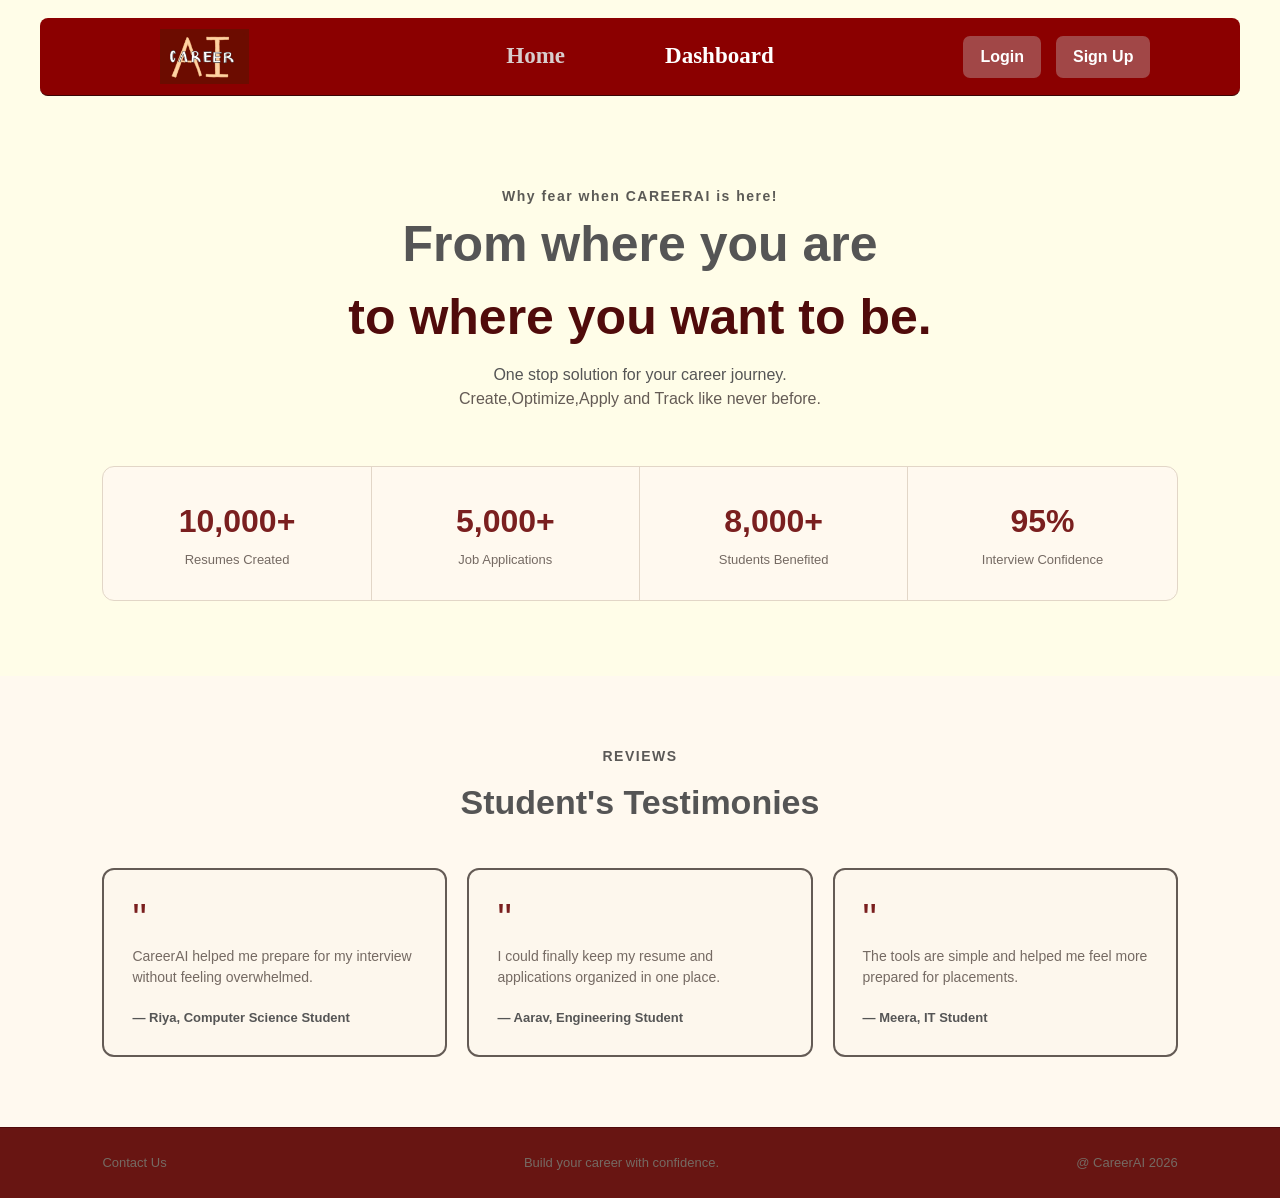
<file: index.html>
<!DOCTYPE html>
<html lang="en">

<head>
<meta charset="UTF-8">
<meta name="viewport" content="width=device-width, initial-scale=1.0">
<title>CareerAI - Home</title>
<link rel="stylesheet" href="style.css">
</head>

<body>

<nav class="navbar">
<div class="logo">
    <a href="index.html">
        <img src="logoo.png" alt="CareerAI Logo" class="logo-image">
    </a>
</div>
<div class="nav-links">
<a href="index.html" class="active">Home</a>
<a href="dashboard.html">Dashboard</a>
</div>

<div class="nav-buttons">
<a href="login.html" class="login-btn">Login</a>
<a href="signup.html" class="signup-btn">Sign Up</a>
</div>
</nav>

<main>
<section class="home-intro">
<p class="small-heading">Why fear when CAREERAI is here!</p>
<h1>From where you are</h1><div class="hero1"><h1>to where you want to be.</h1></div>
<p>One stop solution for your career journey.</p>
<p>Create,Optimize,Apply and Track like never before.</p>
</section>

<section class="stats-section">
<div class="stat">
<h2>10,000+</h2>
<p>Resumes Created</p>
</div>

<div class="stat">
<h2>5,000+</h2>
<p>Job Applications</p>
</div>

<div class="stat">
<h2>8,000+</h2>
<p>Students Benefited</p>
</div>

<div class="stat">
<h2>95%</h2>
<p>Interview Confidence</p>
</div>
</section>

<section class="reviews-section">
<div class="section-heading centered">
<p class="small-heading">REVIEWS</p>
<h2>Student's Testimonies</h2>
</div>

<div class="review-grid">
<div class="review-card">
<p class="quote">"</p>
<p>CareerAI helped me prepare for my interview without feeling overwhelmed.</p>
<h4>— Riya, Computer Science Student</h4>
</div>

<div class="review-card">
<p class="quote">"</p>
<p>I could finally keep my resume and applications organized in one place.</p>
<h4>— Aarav, Engineering Student</h4>
</div>

<div class="review-card">
<p class="quote">"</p>
<p>The tools are simple and helped me feel more prepared for placements.</p>
<h4>— Meera, IT Student</h4>
</div>
</div>

</section>
</main>
<footer>
<p>Contact Us</p>
<p>Build your career with confidence.</p>
<p>@ CareerAI 2026</p>
</footer>
</body>
</html>
</file>
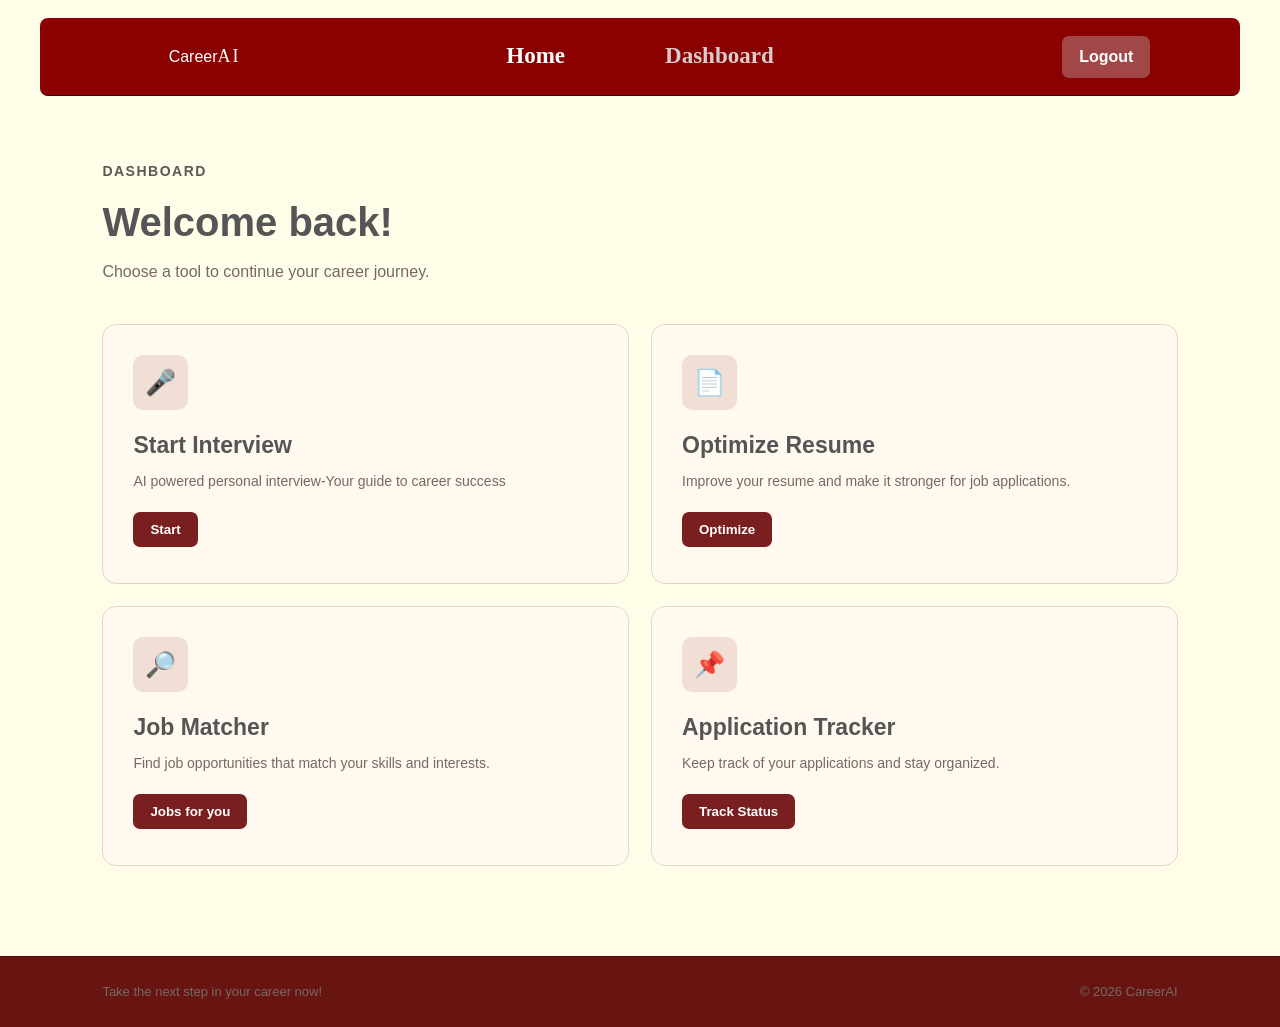
<file: dashboard.html>
<!DOCTYPE html>
<html lang="en">

<head>
<meta charset="UTF-8">
<meta name="viewport" content="width=device-width, initial-scale=1.0">
<title>CareerAI - Dashboard</title>
<link rel="stylesheet" href="style.css">
</head>

<body class="dashboard-body">
<nav class="navbar">
<a href="index.html" class="logo">Career<span>AI</span></a>
<div class="nav-links">
<a href="index.html">Home</a>
<a href="dashboard.html" class="active">Dashboard</a>
</div>

<div class="nav-buttons">
<a href="login.html" class="login-btn">Logout</a>
</div>
</nav>

<main class="dashboard">
<div class="dashboard-heading">
<p class="small-heading">DASHBOARD</p>
<h1>Welcome back!</h1>
<p>Choose a tool to continue your career journey.</p>
</div>

<div class="dashboard-grid">
<div class="dashboard-card">
<div class="dashboard-icon">🎤</div>
<h2>Start Interview</h2>
<p>AI powered personal interview-Your guide to career success</p>
<a href="interview.html">
<button class="card-button">Start</button>
</a>
</div>

<div class="dashboard-card">
<div class="dashboard-icon">📄</div>
<h2>Optimize Resume</h2>
<p>Improve your resume and make it stronger for job applications.</p>
<a href="resume.html">
<button class="card-button">Optimize</button>
</a>
</div>

<div class="dashboard-card">
<div class="dashboard-icon">🔎</div>
<h2>Job Matcher</h2>
<p>Find job opportunities that match your skills and interests.</p>
<a href="jobs.html">
<button class="card-button">Jobs for you</button>
</a>
</div>

<div class="dashboard-card">
<div class="dashboard-icon">📌</div>
<h2>Application Tracker</h2>
<p>Keep track of your applications and stay organized.</p>
<a href="tracker.html">
<button class="card-button">Track Status</button>
</a>
</div>

</main>
<footer>
<p>Take the next step in your career now!</p>
<p>© 2026 CareerAI</p>
</footer>
</body>
</html>
</file>
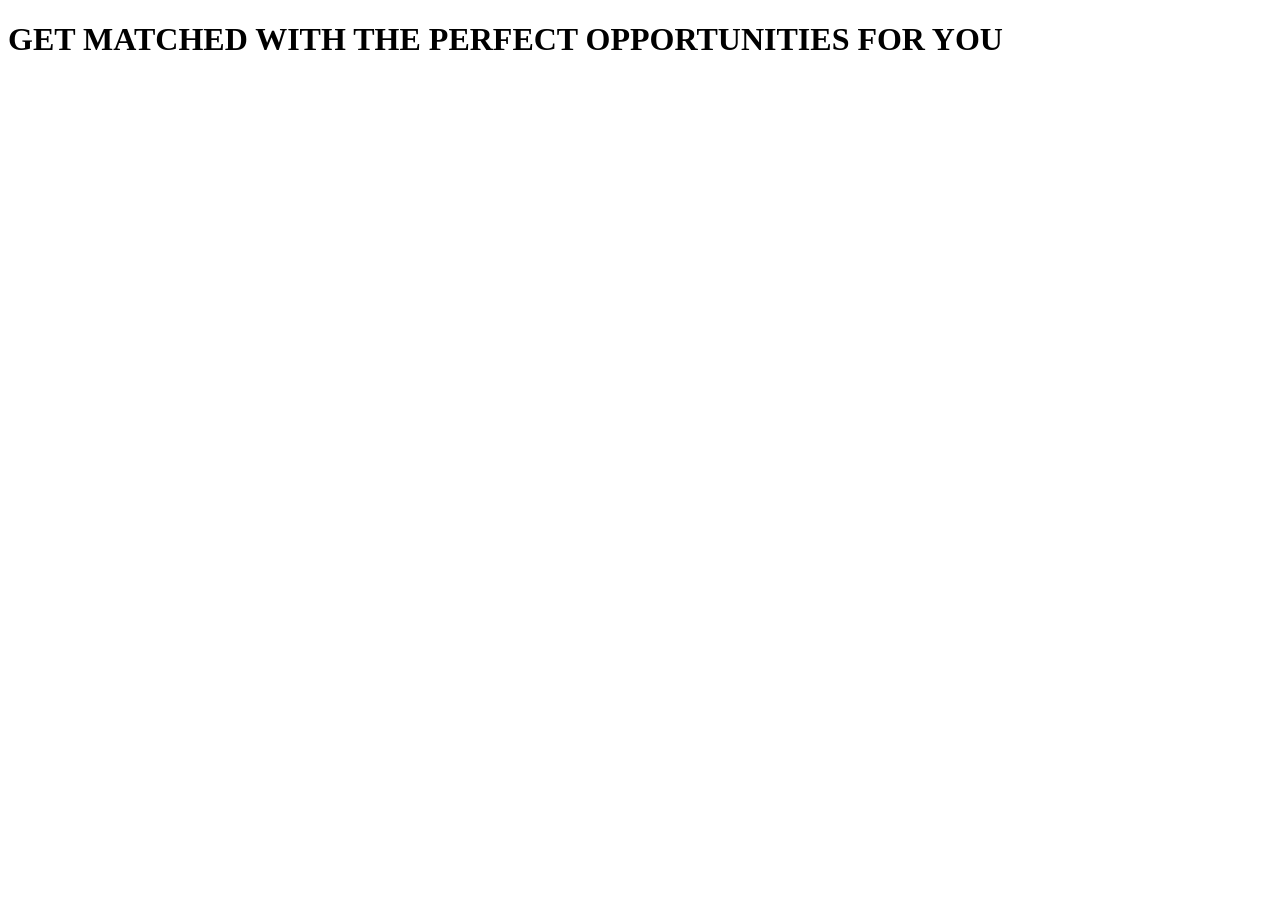
<file: jobs.html>
<!DOCTYPE html>
<html lang="en">
<head>
    <meta charset="UTF-8">
    <title>Job Matcher- CareerAI</title>
</head>
<body>
    <h1>GET MATCHED WITH THE PERFECT OPPORTUNITIES FOR YOU</h1>
</body>
</html>
</file>
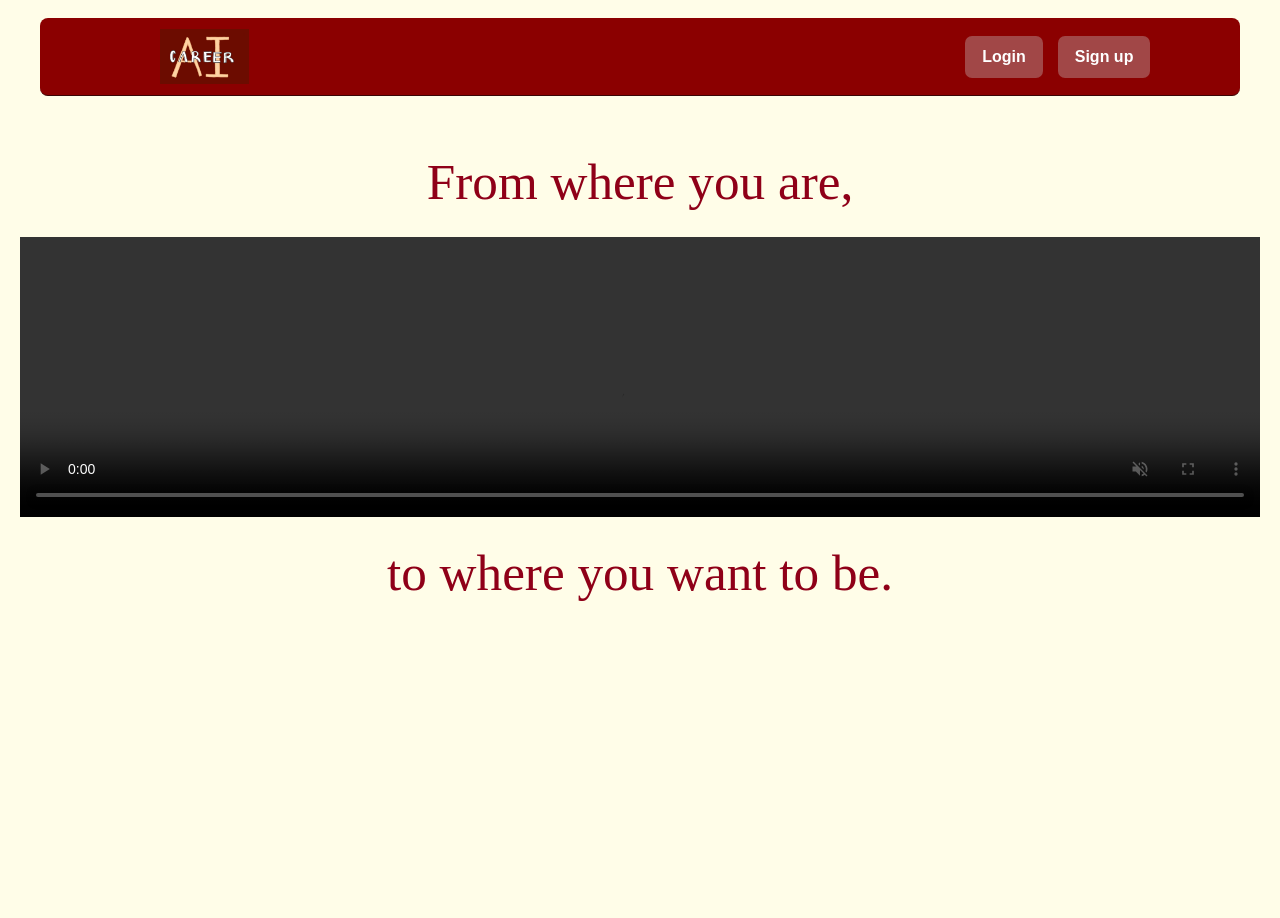
<file: landing.html>
<!DOCTYPE html>
<html lang="en">
<head>
    <meta charset="UTF-8">
    <meta name="viewport" content="width=device-width, initial-scale=1.0">

    <title>CareerAI</title>

    <link rel="stylesheet" href="style.css">
</head>
<body>

    <!-- HEADER -->
    <header class="navbar">

    <a href="index.html" class="logo">
        <img
            src="logoo.png"
            alt="CareerAI Logo"
            class="logo-image"
        >
    </a>

    <div class="nav-buttons">
        <a href="login.html" class="login-btn">Login</a>
        <a href="signup.html" class="signup-btn">Sign up</a>
    </div>

    </header>


    <!-- LANDING PAGE -->
    <main class="hero">

        <!-- TEXT ABOVE VIDEO -->
        <h1 class="hero-text top-text">
            From where you are,
        </h1>


        <!-- VIDEO -->
        <div class="video-card">

            <video
                class="hero-video"
                autoplay
                muted
                loop
                playsinline
                controls
            >
                <source src="selection.mp4" type="video/mp4">
                Your browser does not support the video tag.
            </video>

        </div>


        <!-- TEXT BELOW VIDEO -->
        <h1 class="hero-text bottom-text">
            to where you want to be.
        </h1>

    </main>

</body>
</html>
</file>
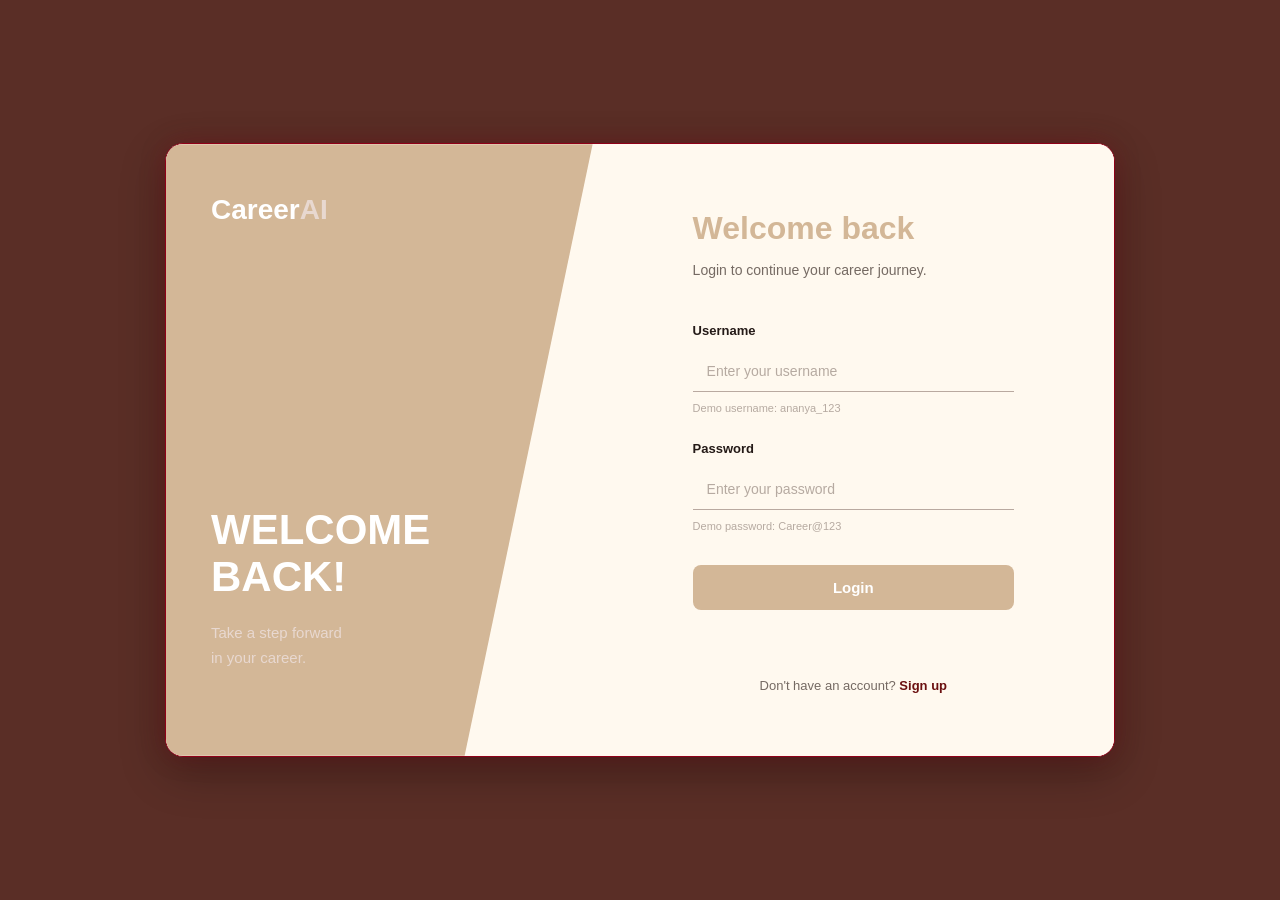
<file: login.html>
<!DOCTYPE html>
<html lang="en">
<head>
    <meta charset="UTF-8">
    <meta name="viewport" content="width=device-width, initial-scale=1.0">

    <title>CareerAI - Login</title>

    <link rel="stylesheet" href="style.css">
</head>

<body class="auth-body">

    <div class="auth-container">

        <!-- LEFT RED PANEL -->
        <div class="auth-visual">

            <a href="index.html" class="auth-logo">
                Career<span>AI</span>
            </a>

            <div class="auth-welcome">
                <h1>WELCOME<br>BACK!</h1>

                <p>
                    Take a step forward<br>
                    in your career.
                </p>
            </div>

        </div>


        <!-- RIGHT LOGIN FORM -->
        <div class="auth-form">

            <h1>Welcome back</h1>

            <p class="form-subtitle">
                Login to continue your career journey.
            </p>

            <form id="loginForm">

                <label for="loginUsername">Username</label>

                <input
                    type="text"
                    id="loginUsername"
                    placeholder="Enter your username"
                    autocomplete="username"
                >

                <p class="demo-hint">
                    Demo username: ananya_123
                </p>


                <label for="loginPassword">Password</label>

                <input
                    type="password"
                    id="loginPassword"
                    placeholder="Enter your password"
                    autocomplete="current-password"
                >

                <p class="demo-hint">
                    Demo password: Career@123
                </p>


                <button type="submit" class="form-button">
                    Login
                </button>

                <p class="form-message" id="loginMessage"></p>

            </form>

            <p class="switch-form">
                Don't have an account?
                <a href="signup.html">Sign up</a>
            </p>

        </div>

    </div>

    <script src="script.js"></script>

</body>
</html>
</file>
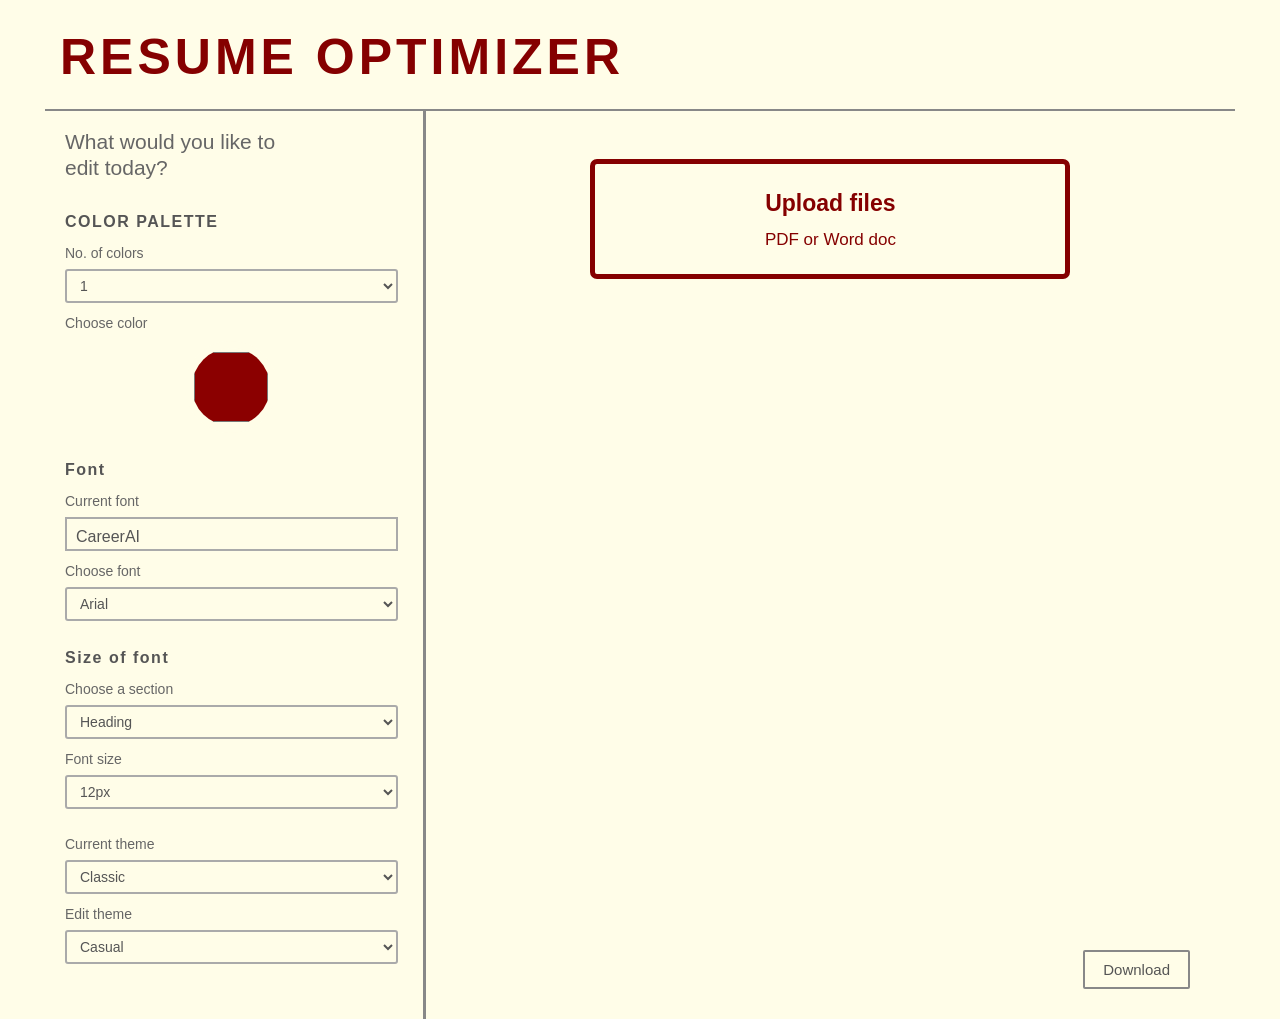
<file: resume.html>
<!DOCTYPE html>
<html lang="en">

<head>
    <meta charset="UTF-8">
    <meta name="viewport" content="width=device-width, initial-scale=1.0">

    <title>Resume Optimizer | CareerAI</title>

    <link rel="stylesheet" href="style.css">
</head>

<body>

    <main class="optimizer-page">

        <!-- PAGE HEADING -->
        <h1 class="optimizer-title">
            RESUME OPTIMIZER
        </h1>


        <!-- MAIN CONTENT -->
        <div class="optimizer-layout">


            <!-- =====================================
                 LEFT SETTINGS PANEL
            ====================================== -->

            <aside class="optimizer-sidebar">

                <h2>
                    What would you like to<br>
                    edit today?
                </h2>


                <!-- COLOR PALETTE -->

                <section class="optimizer-setting">

                    <h3>COLOR PALETTE</h3>


                    <div class="setting-row">

                        <label for="color-count">
                            No. of colors
                        </label>

                        <select id="color-count">

                            <option value="1">1</option>
                            <option value="2">2</option>
                            <option value="3">3</option>
                            <option value="4">4</option>
                            <option value="5">5</option>

                        </select>

                    </div>


                    <div class="setting-row">

                        <label for="resume-color">
                            Choose color
                        </label>

                        <input
                            type="color"
                            id="resume-color"
                            value="#8b0000"
                        >

                    </div>

                </section>



                <!-- FONT -->

                <section class="optimizer-setting">

                    <h3>Font</h3>


                    <div class="setting-row">

                        <label for="current-font">
                            Current font
                        </label>

                        <div
                            id="current-font"
                            class="current-font-demo"
                        >
                            CareerAI
                        </div>

                    </div>


                    <div class="setting-row">

                        <label for="font-choice">
                            Choose font
                        </label>

                        <select id="font-choice">

                            <option>Arial</option>
                            <option>Georgia</option>
                            <option>Times New Roman</option>
                            <option>Verdana</option>
                            <option>Trebuchet MS</option>
                            <option>Courier New</option>
                            <option>Garamond</option>
                            <option>Tahoma</option>
                            <option>Calibri</option>
                            <option>Helvetica</option>

                        </select>

                    </div>

                </section>



                <!-- FONT SIZE -->

                <section class="optimizer-setting">

                    <h3>Size of font</h3>


                    <div class="setting-row">

                        <label for="font-section">
                            Choose a section
                        </label>

                        <select id="font-section">

                            <option>Heading</option>
                            <option>Subheading</option>
                            <option>Body</option>
                            <option>Skills</option>
                            <option>Experience</option>
                            <option>Education</option>
                            <option>Contact</option>

                        </select>

                    </div>


                    <div class="setting-row">

                        <label for="font-size">
                            Font size
                        </label>

                        <select id="font-size">

                            <option>12px</option>
                            <option>14px</option>
                            <option>16px</option>
                            <option>18px</option>
                            <option>20px</option>
                            <option>22px</option>
                            <option>24px</option>
                            <option>28px</option>
                            <option>32px</option>
                            <option>36px</option>

                        </select>

                    </div>

                </section>



                <!-- THEME -->

                <section class="optimizer-setting">

                    <div class="setting-row">

                        <label for="current-theme">
                            Current theme
                        </label>

                        <select id="current-theme">

                            <option>Classic</option>
                            <option>Modern</option>
                            <option>Minimal</option>

                        </select>

                    </div>


                    <div class="setting-row">

                        <label for="edit-theme">
                            Edit theme
                        </label>

                        <select id="edit-theme">

                            <option>Casual</option>
                            <option>Professional</option>
                            <option>Creative</option>
                            <option>Minimal</option>
                            <option>Modern</option>
                            <option>Elegant</option>

                        </select>

                    </div>

                </section>

            </aside>



            <!-- =====================================
                 RIGHT CONTENT
            ====================================== -->

            <section class="optimizer-content">


                <!-- UPLOAD FILE -->

                <label
                    for="resume-file"
                    class="upload-resume"
                >

                    <span>
                        Upload files
                    </span>

                    <small>
                        PDF or Word doc
                    </small>

                </label>


                <input
                    type="file"
                    id="resume-file"
                    accept=".pdf,.doc,.docx"
                    hidden
                >

                <!-- DOWNLOAD BUTTON -->

                <button class="download-resume">
                    Download
                </button>

            </section>

        </div>

    </main>

</body>

</html>
</file>
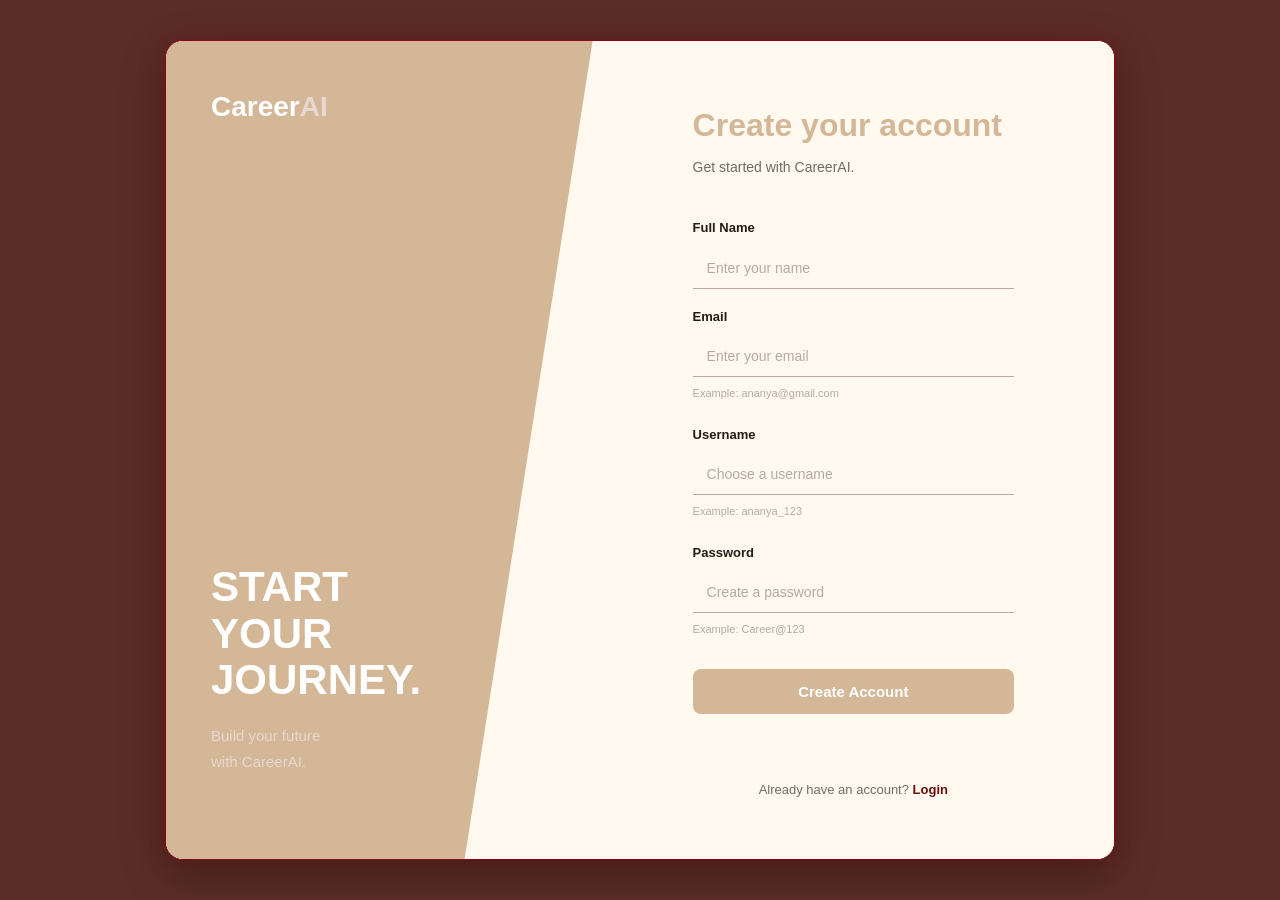
<file: signup.html>
<!DOCTYPE html>
<html lang="en">
<head>
    <meta charset="UTF-8">
    <meta name="viewport" content="width=device-width, initial-scale=1.0">

    <title>CareerAI - Sign Up</title>

    <link rel="stylesheet" href="style.css">
</head>

<body class="auth-body">

    <div class="auth-container">

        <!-- LEFT RED PANEL -->
        <div class="auth-visual">

            <a href="index.html" class="auth-logo">
                Career<span>AI</span>
            </a>

            <div class="auth-welcome">
                <h1>START<br>YOUR<br>JOURNEY.</h1>

                <p>
                    Build your future<br>
                    with CareerAI.
                </p>
            </div>

        </div>


        <!-- RIGHT SIGNUP FORM -->
        <div class="auth-form">

            <h1>Create your account</h1>

            <p class="form-subtitle">
                Get started with CareerAI.
            </p>

            <form id="signupForm">

                <label for="signupName">Full Name</label>

                <input
                    type="text"
                    id="signupName"
                    placeholder="Enter your name"
                >


                <label for="signupEmail">Email</label>

                <input
                    type="email"
                    id="signupEmail"
                    placeholder="Enter your email"
                >

                <p class="demo-hint">
                    Example: ananya@gmail.com
                </p>


                <label for="signupUsername">Username</label>

                <input
                    type="text"
                    id="signupUsername"
                    placeholder="Choose a username"
                >

                <p class="demo-hint">
                    Example: ananya_123
                </p>


                <label for="signupPassword">Password</label>

                <input
                    type="password"
                    id="signupPassword"
                    placeholder="Create a password"
                >

                <p class="demo-hint">
                    Example: Career@123
                </p>


                <button type="submit" class="form-button">
                    Create Account
                </button>

                <p class="form-message" id="signupMessage"></p>

            </form>

            <p class="switch-form">
                Already have an account?
                <a href="login.html">Login</a>
            </p>

        </div>

    </div>

    <script src="script.js"></script>

</body>
</html>
</file>
<file: style.css>
* {
box-sizing: border-box;
margin: 0;
padding: 0;
}

body {
font-family: Arial, Helvetica, sans-serif;
background-color: #F7F0E3;
color: #241A17;
line-height: 1.5;
}

a {
text-decoration: none;
color: inherit;
}

.navbar {
display: flex;
align-items: center;
justify-content: space-between;
padding: 18px 7%;
background-color: #6b1313;
border-bottom: 1px solid #3b0505;
}

/* Container that holds the logo */
.logo {
  display: flex;
  align-items: center;
}

/* Image styling */
.logo-image {
  height: 85px; /* Adjust this value if you want the logo bigger or smaller */
  width: 150px;  /* Keeps the logo image proportions correct */
  display: block;
  object-fit: contain;
}

.nav-links {
display: flex;
gap: 35px;
}

.nav-links a {
color: #756A63;
font-size: 15px;
font-weight: 600;
}

.nav-links a:hover,
.nav-links .active {
color:#d8cdcd;
}

.nav-buttons {
display: flex;
align-items: center;
gap: 15px;
}

.login-btn {
padding: 9px 17px;
background-color: #a14747;
color: white;
border-radius: 7px;
font-weight: 600;
}

.signup-btn {
padding: 9px 17px;
background-color: #a14747;
color: white;
border-radius: 7px;
font-weight: 600;
}

.signup-btn:hover,
.form-button:hover,
.card-button:hover {
background-color: #ca6666;
}

.small-heading {
color: #313030cb;
font-size: 14px;
font-weight: 800;
letter-spacing: 1.5px;
margin-bottom: 10px;
}

.home-intro {
text-align: center;
padding: 90px 20px 55px;
}

.hero1{
    color:#500b0b
}

.home-intro h1 {
font-size: 50px;
line-height: 1.1;
margin-bottom: 18px;
font-weight: 700;
}

.home-intro > p:last-child {
max-width: 550px;
margin: auto;
color: #645b55;
font-size: 16px;
}

.stats-section {
display: flex;
justify-content: center;
flex-wrap: wrap;
margin: 0 8% 75px;
background-color: #FFF9EF;
border: 1px solid #E2D6C7;
border-radius: 12px;
}

.stat {
flex: 1 1 200px;
text-align: center;
padding: 30px 20px;
border-right: 1px solid #E2D6C7;
}

.stat:last-child {
border-right: none;
}

.stat h2 {
color: #7A1F1F;
font-size: 32px;
margin-bottom: 5px;
}

.stat p {
color: #756A63;
font-size: 13px;
}

.reviews-section {
padding: 70px 8%;
background-color: #FFF9EF;
}

.section-heading {
margin-bottom: 40px;
}

.section-heading h2 {
font-size: 34px;
}

.centered {
text-align: center;
}

.review-grid {
display: flex;
flex-wrap: wrap;
gap: 20px;
}

.review-card {
flex: 1 1 280px;
padding: 28px;
border: 2px solid #645b55;
border-radius: 12px;
background-color: #FDF7ED;
}

.quote {
font-size: 40px;
line-height: 1;
color: #7A1F1F;
margin-bottom: 8px;
}

.review-card p:not(.quote) {
color: #756A63;
font-size: 14px;
margin-bottom: 20px;
}

.review-card h4 {
font-size: 13px;
}

footer {
display: flex;
justify-content: space-between;
align-items: center;
padding: 25px 8%;
background-color: #681512;
border-top: 1px solid #500b0b;
}

footer p {
color: #756A63;
font-size: 13px;
}

.dashboard {
padding: 65px 8% 90px;
min-height: calc(100vh - 130px);
}

.dashboard-heading {
margin-bottom: 40px;
}

.dashboard-heading h1 {
font-size: 40px;
margin-bottom: 8px;
}

.dashboard-heading > p:last-child {
color: #756A63;
}

.dashboard-grid {
display: flex;
flex-wrap: wrap;
gap: 22px;
}

.dashboard-card {
flex: 1 1 45%;
min-height: 260px;
padding: 30px;
background-color: #FFF9EF;
border: 1px solid #E2D6C7;
border-radius: 14px;
display: flex;
flex-direction: column;
align-items: flex-start;
}

.dashboard-card:hover {
border-color: #C9AAA0;
}

.dashboard-icon {
width: 55px;
height: 55px;
display: flex;
align-items: center;
justify-content: center;
background-color: #F1DFD5;
border-radius: 10px;
font-size: 25px;
margin-bottom: 18px;
}

.dashboard-card h2 {
font-size: 23px;
margin-bottom: 8px;
}

.dashboard-card p {
color: #756A63;
font-size: 14px;
max-width: 400px;
margin-bottom: 20px;
}

.card-button {
margin-top: auto;
border: none;
padding: 10px 17px;
background-color: #7A1F1F;
color: white;
border-radius: 7px;
font-weight: 600;
cursor: pointer;
}

/* ================================================= */
/* CAREERAI AUTHENTICATION PAGES */
/* ================================================= */


/* ---------------- PAGE BACKGROUND ---------------- */

.auth-body {
    min-height: 100vh;

    display: flex;
    align-items: center;
    justify-content: center;

    padding: 40px 20px;

    background-color: #5a2e26;
}


/* ---------------- MAIN CARD ---------------- */

.auth-container {
    width: min(950px, 95vw);
    min-height: 560px;

    display: flex;

    background-color: #FFF9EF;

    border: 1px solid #8f0018;
    border-radius: 18px;

    overflow: hidden;

    box-shadow:
        0 0 25px rgba(143, 0, 24, 0.3),
        0 15px 45px rgba(0, 0, 0, 0.3);
}


/* ---------------- LEFT RED PANEL ---------------- */

.auth-visual {
    width: 45%;

    position: relative;

    display: flex;
    flex-direction: column;
    justify-content: space-between;

    padding: 45px;

    background-color: #d3b797;

    color: white;

    overflow: hidden;

    /*
       DIAGONAL CUT
       The red panel becomes narrower
       toward the bottom.
    */

    clip-path: polygon(
        0 0,
        100% 0,
        70% 100%,
        0 100%
    );
}


/* ---------------- LOGO ---------------- */

.auth-logo {
    position: relative;
    z-index: 2;

    font-size: 28px;
    font-weight: 700;

    color: white;

    text-decoration: none;
}

.auth-logo span {
    color: #E8D8D0;
}


/* ---------------- WELCOME TEXT ---------------- */

.auth-welcome {
    position: relative;
    z-index: 2;

    margin-bottom: 40px;
}

.auth-welcome h1 {
    font-size: 42px;

    line-height: 1.1;

    margin-bottom: 20px;

    color: white;
}

.auth-welcome p {
    font-size: 15px;

    line-height: 1.7;

    color: #E8D8D0;
}


/* ---------------- RIGHT FORM PANEL ---------------- */

.auth-form {
    width: 55%;

    display: flex;
    flex-direction: column;
    justify-content: center;

    padding: 60px 100px;

    background-color: #FFF9EF;
}


/* ---------------- FORM HEADING ---------------- */

.auth-form h1 {
    font-size: 32px;

    color: #d3b797;

    margin-bottom: 8px;
}

.form-subtitle {
    color: #756A63;

    font-size: 14px;

    margin-bottom: 30px;
}


/* ---------------- FORM ---------------- */

.auth-form form {
    display: flex;
    flex-direction: column;

    gap: 8px;
}

.auth-form label {
    font-size: 13px;
    font-weight: 700;

    color: #241A17;

    margin-top: 10px;
    margin-bottom: 2px;
}

.auth-form input {
    width: 100%;

    padding: 12px 14px;

    border: none;
    border-bottom: 1px solid #B9A9A0;

    background-color: transparent;

    outline: none;

    font-size: 14px;

    color: #241A17;
}

.auth-form input:focus {
    border-bottom: 2px solid #d3b797;
}

.auth-form input::placeholder {
    color: #B6AAA1;
}


/* ---------------- DEMO HINT ---------------- */

.demo-hint {
    color: #B6AAA1;

    font-size: 11px;

    margin-bottom: 5px;
}


/* ---------------- BUTTON ---------------- */

.form-button {
    width: 100%;

    padding: 14px;

    margin-top: 18px;

    border: none;
    border-radius: 8px;

    background-color: #d3b797;

    color: white;

    font-size: 15px;
    font-weight: 700;

    cursor: pointer;

    transition: 0.2s;
}

.form-button:hover {
    background-color: #d3b797;
}


/* ---------------- FORM MESSAGE ---------------- */

.form-message {
    text-align: center;

    color: #7A1F1F;

    font-size: 13px;

    margin-top: 12px;

    min-height: 18px;
}


/* ---------------- SWITCH LOGIN/SIGNUP ---------------- */

.switch-form {
    text-align: center;

    color: #756A63;

    font-size: 13px;

    margin-top: 28px;
}

.switch-form a {
    color: #6b1010;

    font-weight: 700;
}

.switch-form a:hover {
    text-decoration: underline;
}


/* ---------------- MOBILE ---------------- */

@media (max-width: 700px) {

    .auth-container {
        flex-direction: column;

        width: 95vw;
    }

    .auth-visual {
        width: 100%;

        min-height: 220px;

        padding: 30px;

        clip-path: none;
    }

    .auth-welcome h1 {
        font-size: 30px;
    }

    .auth-welcome p {
        font-size: 13px;
    }

    .auth-form {
        width: 100%;

        padding: 40px 30px;
    }

}

/* ---------------- LANDING PAGE ---------------- */

.hero {
    min-height: calc(100vh - 90px);

    display: flex;
    flex-direction: column;
    align-items: center;

    padding: 55px 20px;
}


/* ---------------- TEXT ABOVE VIDEO ---------------- */

.hero-text {
    font-family: "Comic Sans MS", cursive;

    font-size: clamp(32px, 4vw, 58px);
    font-weight: normal;

    color: #8f0018;
    text-align: center;

    line-height: 1.2;
}


/* ---------------- VIDEO CARD ---------------- */

.video-card {
    width: 90%;              /* Makes the video wide */
    max-width: 1400px;       /* Prevents it from becoming too huge */

    height: 280px;           /* Height of the video area */

    background-color: transparent;

    border: none;             /* REMOVES RED BORDER */

    border-radius: 0;

    padding: 0;

    margin: 25px auto;

    display: flex;
    align-items: center;
    justify-content: center;

    box-shadow: none;
}


/* ---------------- VIDEO ---------------- */

.hero-video {
    width: 100%;
    height: 100%;

    object-fit: cover;

    border-radius: 0;

    display: block;
}


/* ---------------- MOBILE ---------------- */

@media (max-width: 600px) {

    .hero {
        padding: 45px 15px;
    }

    .hero-text {
        font-size: 32px;
    }

    .video-card {
        width: 200px;
        height: 250px;
    }

}

.video-card {
    width: 200px !important;
    height: 300px !important;
    background-color: white !important;
    border: 5px solid red !important;
}

.hero-video {
    width: 100% !important;
    height: 100% !important;
}

.logo {
    display: flex;
    align-items: center;
}

.logo-image {
    height: 55px;
    width: auto;

    display: block;
    object-fit: contain;
}

/* ===== VIDEO ===== */

.video-card {
    width: 100% !important;
    max-width: 1400px !important;

    height: 280px !important;

    margin: 25px auto !important;
    padding: 0 !important;

    background: transparent !important;
    border: none !important;
    border-radius: 0 !important;
    box-shadow: none !important;

    display: flex !important;
    align-items: center !important;
    justify-content: center !important;

    overflow: hidden !important;
}

.hero-video {
    width: 100% !important;
    height: 100% !important;

    object-fit: fill !important;  /* Fills the ENTIRE rectangle */

    border: none !important;
    border-radius: 0 !important;
}

/* =========================
   RESET
========================= */

* {
    margin: 0;
    padding: 0;
    box-sizing: border-box;
}


/* =========================
   BODY
========================= */

body {
    background-color: #fffde8;
    color: #6e1111;

    font-family: Arial, sans-serif;

    min-height: 100vh;
}


/* =========================
   NAVBAR
========================= */

.navbar {
    height: 78px;

    background-color: #8b0000;

    margin: 18px 40px 0;

    border-radius: 8px;

    display: flex;
    align-items: center;

    position: relative;
}


/* LOGO */

.logo {
    width: 150px;
    height: 78px;

    display: flex;
    align-items: center;
    justify-content: center;

    position: relative;

    color: white;
}

.logo span {
    font-family: Georgia, serif;

    font-size: 18px;

    letter-spacing: 2px;
}

.logo strong {
    position: absolute;

    font-family: Georgia, serif;

    font-size: 60px;

    font-weight: normal;

    color: #fff5d6;

    opacity: 0.9;
}


/* NAV LINKS */

.nav-links {
    position: absolute;

    left: 50%;

    transform: translateX(-50%);

    display: flex;

    gap: 100px;
}

.nav-links a {
    color: white;

    text-decoration: none;

    font-family: "Comic Sans MS", cursive;

    font-size: 23px;
}


/* =========================
   PAGE TITLE
========================= */

.page-title {
    margin: 20px 60px 12px;

    font-family: "Trebuchet MS", sans-serif;

    font-size: 52px;

    font-weight: 500;

    letter-spacing: 7px;

    color: #870000;
}


/* =========================
   MAIN LAYOUT
========================= */

.optimizer {
    display: flex;

    margin: 0 45px;

    border-top: 2px solid #777;

    min-height: 790px;
}


/* =========================
   LEFT SETTINGS
========================= */

.settings-panel {
    width: 32%;

    padding: 18px 25px 30px 20px;

    border-right: 3px solid #888;
}

.settings-panel > h2 {
    font-family: "Comic Sans MS", cursive;

    color: #777;

    font-size: 22px;

    font-weight: normal;

    line-height: 1.15;

    margin-bottom: 25px;
}


/* =========================
   SETTING SECTIONS
========================= */

.setting-section {
    margin-bottom: 24px;
}

.setting-section h3 {
    font-family: "Comic Sans MS", cursive;

    font-size: 17px;

    letter-spacing: 2px;

    color: #555;

    margin-bottom: 8px;
}

.setting-section label {
    display: block;

    font-family: "Comic Sans MS", cursive;

    font-size: 15px;

    color: #666;

    margin-top: 7px;

    margin-bottom: 4px;
}


/* =========================
   SELECT BOXES
========================= */

select {
    width: 100%;

    height: 32px;

    border: 2px solid #aaa;

    border-radius: 3px;

    background-color: #fffde8;

    color: #555;

    padding: 3px 8px;

    font-size: 14px;

    outline: none;

    cursor: pointer;
}

select:focus {
    border-color: #8b0000;
}


/* =========================
   COLOR PICKER
========================= */

.color-picker-wrapper {
    width: 105px;
    height: 105px;

    border: 2px solid #888;

    border-radius: 50%;

    padding: 7px;

    margin: 8px auto 10px;
}

.color-picker-wrapper input[type="color"] {
    width: 100%;
    height: 100%;

    border: none;

    border-radius: 50%;

    padding: 0;

    background: transparent;

    cursor: pointer;
}


/* =========================
   FONT DEMO
========================= */

.font-demo {
    width: 100%;

    height: 32px;

    border: 2px solid #aaa;

    background-color: #fffde8;

    padding: 4px 8px;

    color: #555;

    font-family: Georgia, serif;

    font-size: 17px;
}


/* =========================
   RIGHT AREA
========================= */

.resume-area {
    width: 68%;

    position: relative;

    padding: 50px 45px 40px;
}


/* =========================
   UPLOAD BOX
========================= */

.upload-box {
    display: flex;

    flex-direction: column;

    align-items: center;

    justify-content: center;

    width: 480px;

    min-height: 115px;

    margin: 0 auto;

    border: 5px solid #8b0000;

    border-radius: 8px;

    background-color: #fffde8;

    color: #8b0000;

    cursor: pointer;

    text-align: center;
}

.upload-box span {
    font-family: "Comic Sans MS", cursive;

    font-size: 24px;

    font-weight: bold;
}

.upload-box small {
    font-family: "Comic Sans MS", cursive;

    font-size: 19px;

    margin-top: 5px;
}

.upload-box:hover {
    background-color: #fff6cf;
}


/* =========================================================
   GLOBAL RESET
========================================================= */

* {
    margin: 0;
    padding: 0;
    box-sizing: border-box;
}


/* =========================================================
   BODY
========================================================= */

body {
    min-height: 100vh;

    background-color: #fffde8;

    color: #555;

    font-family: Arial, Helvetica, sans-serif;
}


/* =========================================================
   MAIN PAGE
========================================================= */

.optimizer-page {
    min-height: 100vh;

    margin: 0 45px;

    background-color: #fffde8;
}


/* =========================================================
   PAGE HEADING
========================================================= */

.optimizer-title {
    margin: 0;

    padding: 20px 15px 14px;

    border-bottom: 2px solid #888;

    color: #850000;

    font-family: Arial, Helvetica, sans-serif;

    font-size: 50px;

    font-weight: 800;

    letter-spacing: 4px;
}


/* =========================================================
   MAIN LAYOUT
========================================================= */

.optimizer-layout {
    display: flex;

    min-height: calc(100vh - 105px);
}


/* =========================================================
   LEFT SETTINGS PANEL
========================================================= */

.optimizer-sidebar {
    width: 32%;

    padding: 18px 25px 30px 20px;

    border-right: 3px solid #888;
}


/* =========================================================
   SIDEBAR INTRODUCTION
========================================================= */

.optimizer-sidebar h2 {
    margin: 0 0 28px;

    color: #666;

    font-family: Arial, Helvetica, sans-serif;

    font-size: 21px;

    font-weight: 500;

    line-height: 1.25;
}


/* =========================================================
   SETTINGS SECTION
========================================================= */

.optimizer-setting {
    margin-bottom: 25px;
}


/* SECTION TITLE */

.optimizer-setting h3 {
    margin: 0 0 9px;

    color: #555;

    font-family: Arial, Helvetica, sans-serif;

    font-size: 16px;

    font-weight: 700;

    letter-spacing: 1.5px;
}


/* =========================================================
   SETTING ROW
========================================================= */

.setting-row {
    margin-bottom: 10px;
}


/* LABEL */

.setting-row label {
    display: block;

    margin-bottom: 5px;

    color: #666;

    font-family: Arial, Helvetica, sans-serif;

    font-size: 14px;

    font-weight: 500;
}


/* =========================================================
   SELECT DROPDOWNS
========================================================= */

.setting-row select {
    width: 100%;

    height: 34px;

    padding: 5px 9px;

    border: 2px solid #aaa;

    border-radius: 3px;

    background-color: #fffde8;

    color: #555;

    font-family: Arial, Helvetica, sans-serif;

    font-size: 14px;

    outline: none;

    cursor: pointer;
}


/* SELECT WHEN CLICKED */

.setting-row select:focus {
    border-color: #850000;
}


/* =========================================================
   COLOR PICKER
========================================================= */

.setting-row input[type="color"] {
    display: block;

    width: 92px;

    height: 92px;

    margin: 7px auto 4px;

    padding: 0;

    border: 7px solid #fffde8;

    border-radius: 50%;

    background: transparent;

    cursor: pointer;
}


/* =========================================================
   CURRENT FONT DEMO
========================================================= */

.current-font-demo {
    width: 100%;

    height: 34px;

    padding: 6px 9px;

    border: 2px solid #aaa;

    background-color: #fffde8;

    color: #555;

    font-family: Arial, Helvetica, sans-serif;

    font-size: 16px;
}


/* =========================================================
   RIGHT SIDE
========================================================= */

.optimizer-content {
    width: 68%;

    position: relative;

    padding: 48px 45px 35px;
}


/* =========================================================
   UPLOAD FILE BUTTON
========================================================= */

.upload-resume {
    width: 480px;

    min-height: 120px;

    margin: 0 auto;

    border: 5px solid #850000;

    border-radius: 7px;

    display: flex;

    flex-direction: column;

    justify-content: center;

    align-items: center;

    background-color: #fffde8;

    color: #850000;

    text-align: center;

    cursor: pointer;

    transition: background-color 0.2s ease;
}


/* HOVER */

.upload-resume:hover {
    background-color: #fff6d1;
}


/* UPLOAD TITLE */

.upload-resume span {
    font-family: Arial, Helvetica, sans-serif;

    font-size: 23px;

    font-weight: 700;
}


/* UPLOAD SUBTEXT */

.upload-resume small {
    margin-top: 7px;

    font-family: Arial, Helvetica, sans-serif;

    font-size: 17px;

    font-weight: 500;
}


/* =========================================================
   ARROW
========================================================= */

.upload-arrow {
    position: absolute;

    top: 145px;

    left: 55px;

    color: #777;

    font-size: 55px;

    transform: rotate(-20deg);
}


/* =========================================================
   EMPTY RESUME WORKSPACE
========================================================= */

.resume-workspace {
    width: 90%;

    height: 455px;

    margin: 40px auto 0;

    border: 3px solid #999;

    border-radius: 2px;

    background-color: transparent;
}


/* =========================================================
   DOWNLOAD BUTTON
========================================================= */

.download-resume {
    position: absolute;

    right: 45px;

    bottom: 30px;

    padding: 9px 18px;

    border: 2px solid #888;

    border-radius: 2px;

    background-color: #fffde8;

    color: #555;

    font-family: Arial, Helvetica, sans-serif;

    font-size: 15px;

    cursor: pointer;
}


/* DOWNLOAD HOVER */

.download-resume:hover {
    border-color: #850000;

    color: #850000;
}


/* =========================================================
   TABLET RESPONSIVE
========================================================= */

@media (max-width: 900px) {

    .optimizer-page {
        margin: 0 25px;
    }


    .optimizer-title {
        font-size: 40px;

        letter-spacing: 3px;
    }


    .optimizer-sidebar {
        width: 35%;
    }


    .optimizer-content {
        width: 65%;

        padding-left: 25px;

        padding-right: 25px;
    }


    .upload-resume {
        width: 90%;
    }


    .upload-arrow {
        left: 10px;
    }
}


/* =========================================================
   MOBILE RESPONSIVE
========================================================= */

@media (max-width: 650px) {

    .optimizer-page {
        margin: 0 15px;
    }


    .optimizer-title {
        padding: 18px 5px 12px;

        font-size: 30px;

        letter-spacing: 2px;
    }


    .optimizer-layout {
        flex-direction: column;
    }


    .optimizer-sidebar {
        width: 100%;

        border-right: none;

        border-bottom: 3px solid #888;
    }


    .optimizer-content {
        width: 100%;

        min-height: 650px;

        padding: 35px 15px;
    }


    .upload-resume {
        width: 100%;
    }


    .upload-arrow {
        display: none;
    }


    .resume-workspace {
        width: 100%;

        height: 420px;
    }


    .download-resume {
        right: 15px;

        bottom: 20px;
    }
}
</file>
